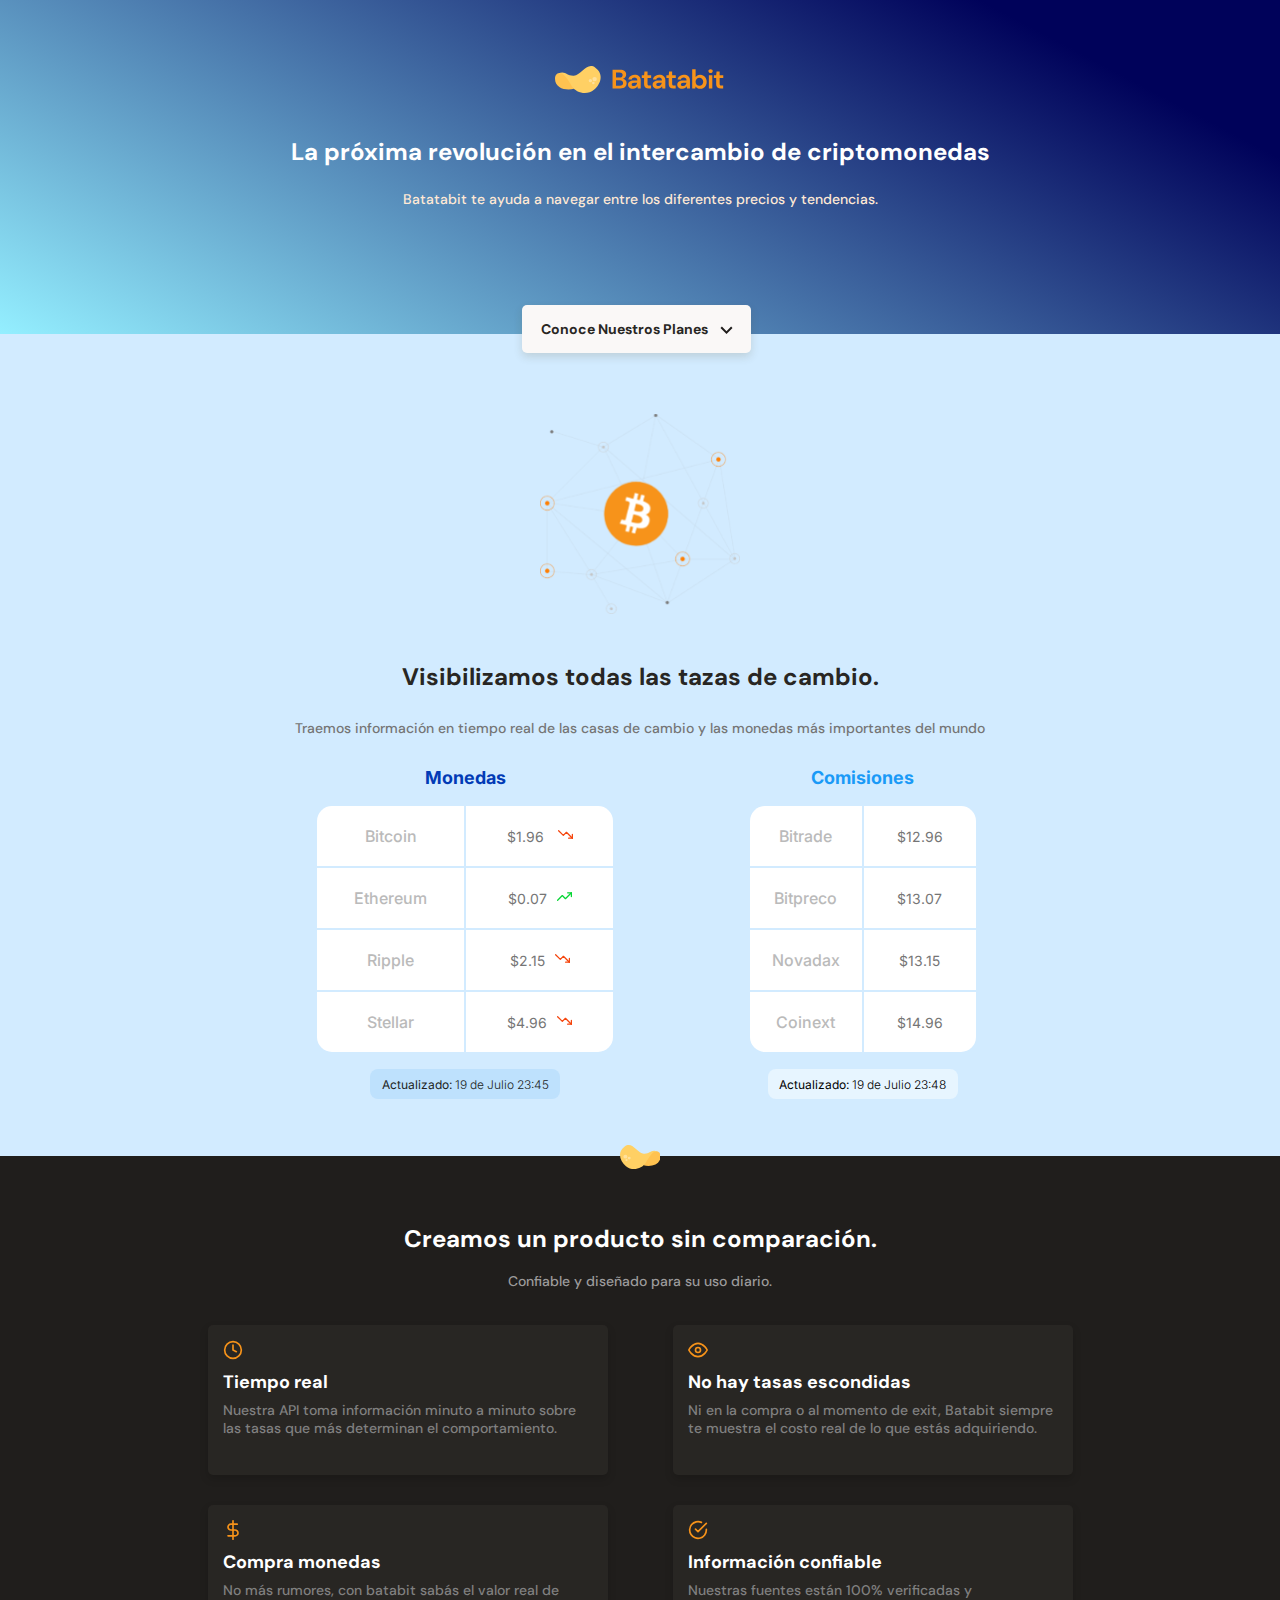
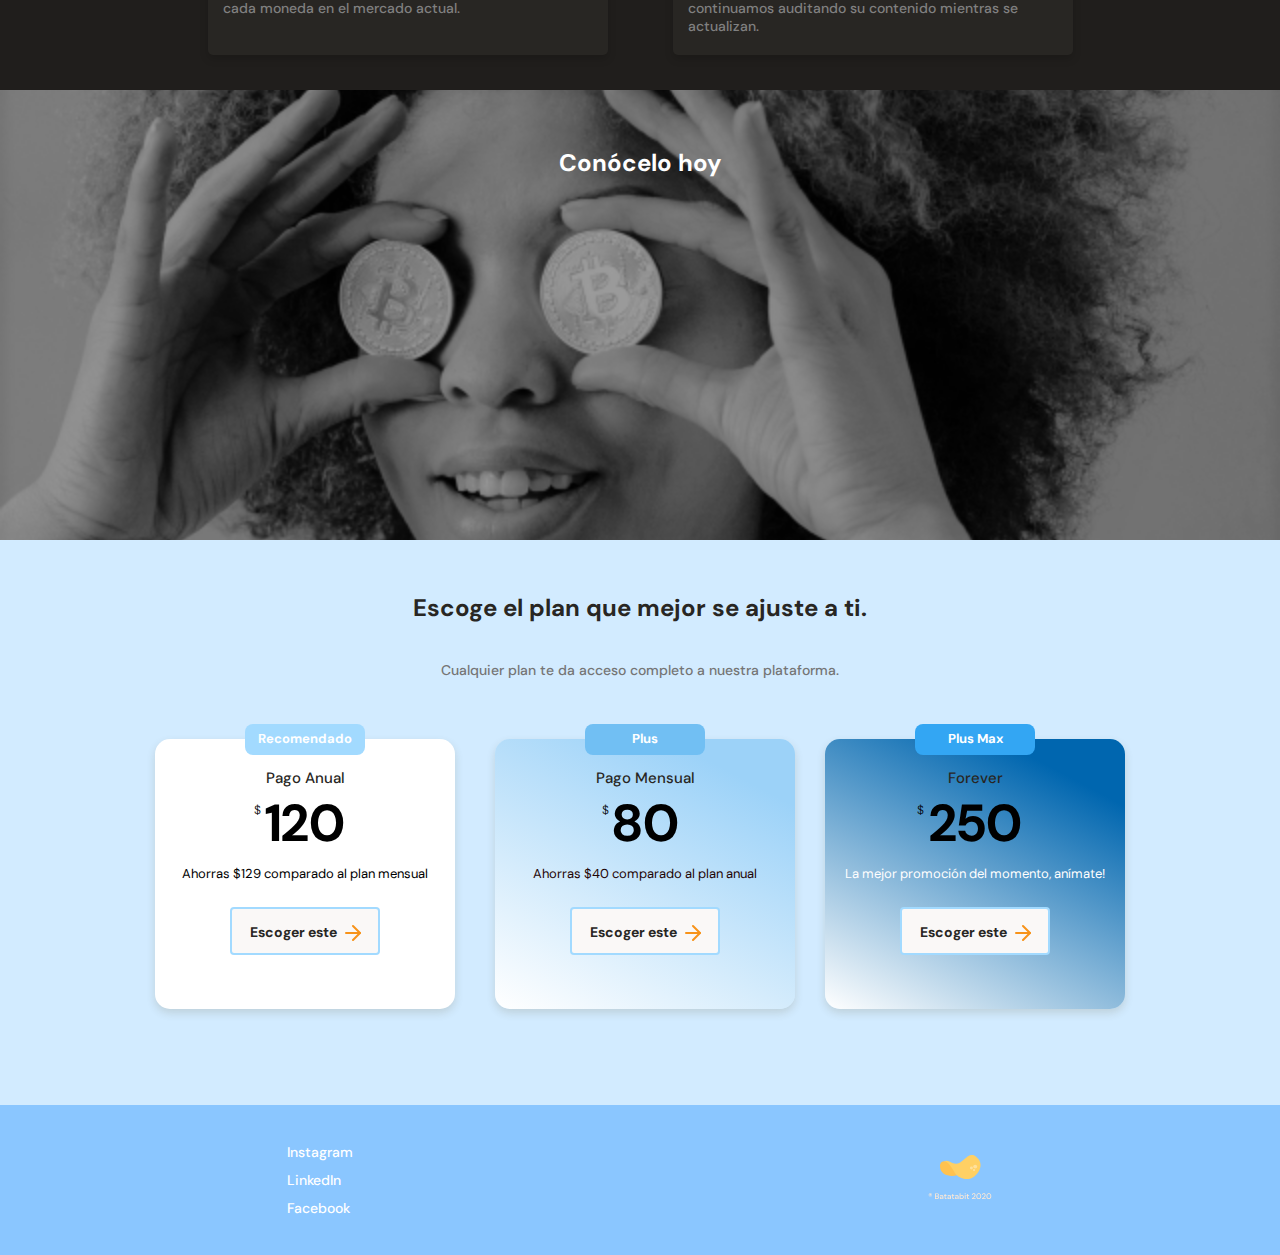
<file: Index.html>
<!DOCTYPE html>
<html lang="en">
<head>
    <meta charset="UTF-8">
    <meta http-equiv="X-UA-Compatible" content="IE=edge">
    <meta name="viewport" content="width=device-width, initial-scale=1.0">
    <title>Batatabit</title>
    <link href="https://fonts.googleapis.com/css2?family=DM+Sans:wght@400;500;700&family=Inter:wght@300;500&display=swap" rel="stylesheet">
    <link rel="stylesheet" href="./Styles/tablet.css" media="(min-width: 930px)">
    <link rel="stylesheet" href="Styles.css">
</head>
 <body>
  <header>
      <img src="./Assets/Imgs/logo.svg" alt="">
    <div class="header--title-container">
        <h1>La próxima revolución en el intercambio de criptomonedas</h1>
        <p>Batatabit te ayuda a navegar entre los diferentes precios y tendencias.</p>
        <a href="#plans" class="header--button">Conoce Nuestros Planes <span></span></a>
    </div>
  </header>
        <main>
            <section class="main-exchange-container">
                <div class="background-img"></div>
                <div class="main-exchange-container--title">
                 <h2>Visibilizamos todas las tazas de cambio.</h2>
                 <p>Traemos información en tiempo real de las casas de cambio y las monedas más importantes del mundo</p>
                </div>
             <section class="main-tables-container">
                 <div class="main-currency-table">
                     <p class="currency-table--title">Monedas</p>
                     <div class="currency-table--container">
                         <table>
                             <tr>
                                 <td class="table__top-left">Bitcoin</td>
                                 <td class="table__top-right table__right">$1.96 <span class="down"></span></td>
                             </tr>
                             <tr>
                                <td>Ethereum</td>
                                <td class="table__right">$0.07<span class="up"></span></td>
                            </tr>
                            <tr>
                                <td >Ripple</td>
                                <td class="table__right">$2.15<span class="down"></span></td>
                            </tr>
                            <tr>
                                <td class="table__bottom-left">Stellar</td>
                                <td class="table__right table__bottom-right">$4.96<span class="down"></span></td>
                            </tr>
                         </table>
                     </div>
                     <div class="currency-table--date">
                      <p><b>Actualizado:</b> 19 de Julio 23:45</p>
                     </div>
                 </div>
            <div>
                    <div class="main-comisiones-table">
                        <p class="comisiones-table--title">Comisiones</p>
                        <div class="comisiones-table--container">
                            <table>
                                <tr>
                                    <td class="table__top-left">Bitrade</td>
                                    <td class="table__top-right table__right">$12.96</td>
                                </tr>
                                <tr>
                                   <td>Bitpreco</td>
                                   <td class="table__right">$13.07</td>
                               </tr>
                               <tr>
                                   <td >Novadax</td>
                                   <td class="table__right">$13.15</td>
                               </tr>
                               <tr>
                                   <td class="table__bottom-left">Coinext</td>
                                   <td class="table__right table__bottom-right">$14.96</td>
                               </tr>
                            </table>
                        </div>
                        <div class="comisiones-table--date">
                         <p><b>Actualizado:</b> 19 de Julio 23:48</p>
                        </div>
                    </div>
                 </div>
             </section>
            </section>
            <section class="main-product-detail">
                <span class="product-detail-batatalogo"></span>
                <div class="product-detail--title">
                    <h2>Creamos un producto sin comparación.</h2>
                    <p>Confiable y diseñado para su uso diario.</p>
                </div>
                <section class="main__product--cards">
                    <article class="main__product--card">
                        <span class="Clock"></span>
                        <p class="product__card--title">Tiempo real</p>
                        <p class="product__card--description">Nuestra API toma información minuto a minuto sobre las tasas que más determinan el comportamiento.</p>
                    </article>

                    <article class="main__product--card">
                        <span class="eye"></span>
                        <p class="product__card--title">No hay tasas escondidas</p>
                        <p class="product__card--description">Ni en la compra o al momento de exit, Batabit siempre te muestra el costo real de lo que estás adquiriendo.</p>
                    </article>

                    <article class="main__product--card">
                        <span class="dollar"></span>
                        <p class="product__card--title">Compra monedas</p>
                        <p class="product__card--description">No más rumores, con batabit sabás el valor real de cada moneda en el mercado actual.</p>
                    </article>

                    <article class="main__product--card">
                        <span class="check-circle"></span>
                        <p class="product__card--title">Información confiable</p>
                        <p class="product__card--description">Nuestras fuentes están 100% verificadas y continuamos auditando su contenido mientras se actualizan.</p>
                    </article>
                </section>

            </section>
            <section class="bitcoin-img-container">
                <h2>Conócelo hoy</h2>
            </section>
            <section id="plans" class="main-plans-container">
             <div class="plans--title">
                 <h2>Escoge el plan que mejor se ajuste a ti.</h2>
                 <p>Cualquier plan te da acceso completo a nuestra plataforma.</p>
                </div>
            <section class="plans-container--slider">
                <article class="plans-container--card">
                    <p class="recomendado">Recomendado</p>
                    <div class="plan-info--container">
                        <h3 class="plan-card--title">Pago Anual</h3>
                        <p class="plan-card--price"><span>$</span>120</p>
                        <p class="plan-card--saving">Ahorras $129 comparado al plan mensual</p>
                        <button class="plan-card--call">Escoger este<span></span></button>
                    </div>
                </article>
                <article class="plans-container--card-1">
                    <p class="plus">Plus</p>
                    <div class="plan-info--container">
                        <h3 class="plan-card--title">Pago Mensual</h3>
                        <p class="plan-card--price-1"><span>$</span>80</p>
                        <p class="plan-card--saving-1">Ahorras $40 comparado al plan anual</p>
                        <button class="plan-card--call">Escoger este<span></span></button>
                    </div>
                </article>
                <article class="plans-container--card-2">
                    <p class="plus-max">Plus Max</p>
                    <div class="plan-info--container">
                        <h3 class="plan-card--title">Forever</h3>
                        <p class="plan-card--price-2"><span>$</span>250</p>
                        <p class="plan-card--saving-2">La mejor promoción del momento, anímate!</p>
                        <button class="plan-card--call">Escoger este<span></span></button>
                    </div>
                </article>
            </section>
        </section>
        </section>
        </main> 
    <footer class="footer">
        <section>
                <ul class="desordenada">
                    <li class="instagram"><a href="#"></a>Instagram</li>
                    <li class="Linked"><a href="#"></a>LinkedIn</li>
                    <li class="facebook"><a href="#"></a>Facebook</li>
                </ul>
        </section>
        <section class="right">
            <img src="./Assets/Imgs/logo-footer.svg" alt="Logo de Batatabit">
        </section>
    </footer>
 </body>
</html>
</file>
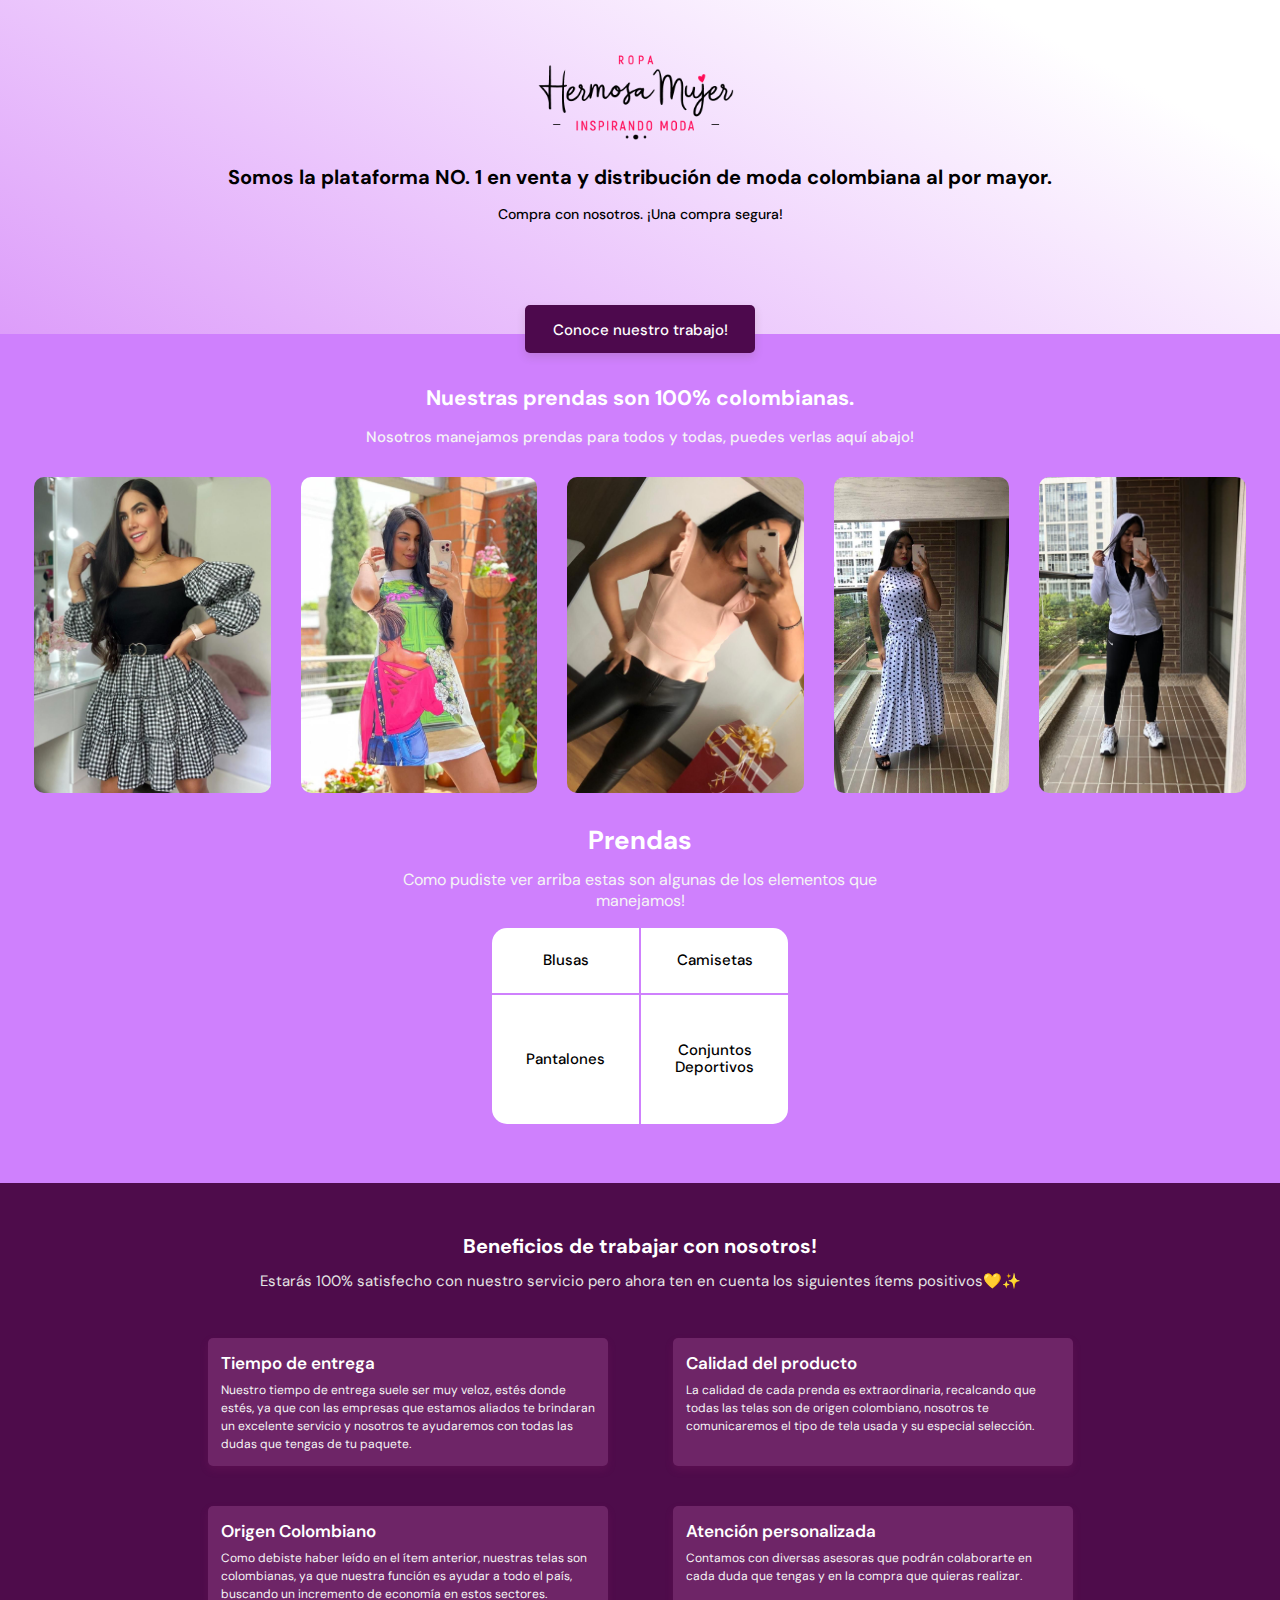
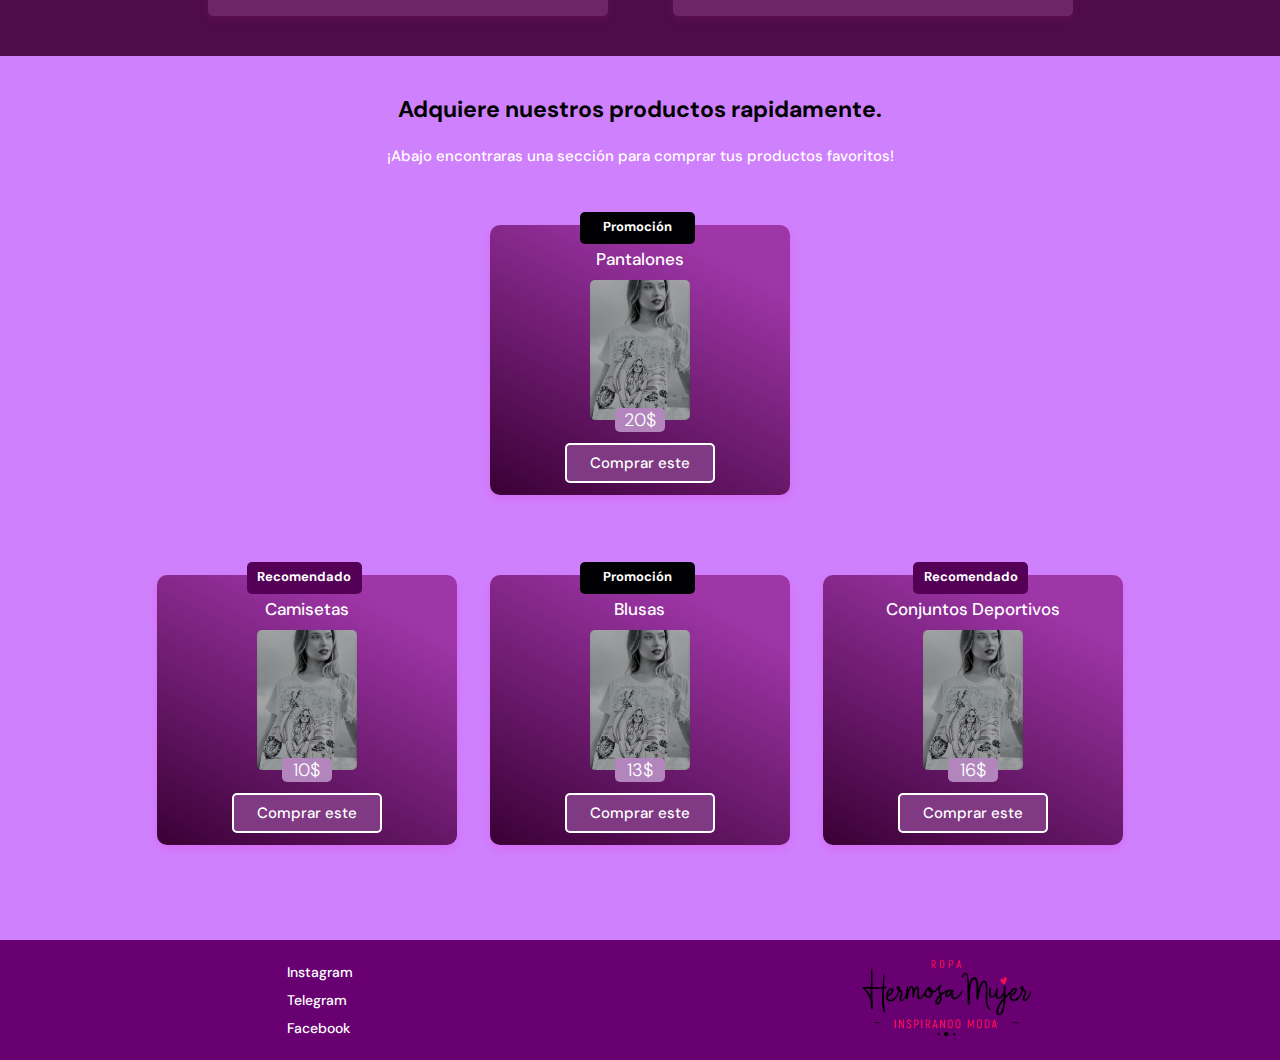
<file: Practica/Index.html>
<!DOCTYPE html>
<html lang="en">
<head>
    <meta charset="UTF-8">
    <meta http-equiv="X-UA-Compatible" content="IE=edge">
    <meta name="viewport" content="width=device-width, initial-scale=1.0">
    <title>Hermosa Mujer</title>
    <link rel="stylesheet" href="tablet.css" media="(min-width: 930px)">
    <link href="https://fonts.googleapis.com/css2?family=DM+Sans:wght@400;500;700&family=Inter:wght@300;500&display=swap" rel="stylesheet">
    <link rel="stylesheet" href="Styles.css">
</head>
<body>
    <header>
        <img src="./IMGS/logo-final-Hermosa-Mujer-01.png" alt="Logo hermosa mujer">
        <div class="header-div--title">
          <h1>Somos la plataforma NO. 1 en venta y distribución de moda colombiana al por mayor.</h1>
          <p>Compra con nosotros. ¡Una compra segura!</p>
          <a href="" class="button-header">Conoce nuestro trabajo!</a>
        </div>
    </header>
   <main>
       <section class="main-section">
           <div class="main-text">
            <h2>Nuestras prendas son 100% colombianas.</h2>
            <p>Nosotros manejamos prendas para todos y todas, puedes verlas aquí abajo!</p>
           </div>
       <div class="img-main-section">
           <img class="img-1" src="./IMGS/1.jpg" alt="">
           <img class="img-2" src="./IMGS/2.jpg" alt="">
           <img class="img-3" src="./IMGS/3.jpg" alt="">
           <img class="img-4" src="./IMGS/4.jpg" alt="">
           <img class="img-4" src="./IMGS/5.jpg" alt="">
       </div>
    <section>
        <div class="main-clothes-table">
            <h4 class="clothes-table--title">Prendas</h4>
            <p class="clothes-table--descrip">Como pudiste ver arriba estas son algunas de los elementos que manejamos!</p>
            <div class="clothes-table--container">
         <table>
        <tr>
            <td class="top-left">Blusas</td>
            <td class="top-right">Camisetas</td>
        </tr>
        <tr>
            <td class="bottom-left">Pantalones</td>
            <td class="bottom-right">Conjuntos Deportivos</td>
        </tr>
        </table>
      </div>
  </div>
</section>
</section>
    <section class="main-benefits--container">
        <div class="main-benefit--text">
            <h2>Beneficios de trabajar con nosotros!</h2>
            <p>Estarás 100% satisfecho con nuestro servicio pero ahora ten en cuenta los siguientes ítems positivos💛✨</p>
        </div>
    <section class="main-benefit--cards">
        <article class="main-benefit">
            <p class="main-benefit--title">Tiempo de entrega</p>
            <p class="main-benefit--descrip">Nuestro tiempo de entrega suele ser muy veloz, estés donde estés, ya que con las empresas que estamos aliados te brindaran un excelente servicio y nosotros te ayudaremos con todas las dudas que tengas de tu paquete.</p>
        </article>

        <article class="main-benefit">
            <p class="main-benefit--title">Calidad del producto</p>
            <p class="main-benefit--descrip">La calidad de cada prenda es extraordinaria, recalcando que todas las telas son de origen colombiano, nosotros te comunicaremos el tipo de tela usada y su especial selección.</p>
        </article>

        <article class="main-benefit">
            <p class="main-benefit--title">Origen Colombiano</p>
            <p class="main-benefit--descrip">Como debiste haber leído en el ítem anterior, nuestras telas son colombianas, ya que nuestra función es ayudar a todo el país, buscando un incremento de economía en estos sectores.</p>
        </article>

        <article class="main-benefit">
            <p class="main-benefit--title">Atención personalizada</p>
            <p class="main-benefit--descrip">Contamos con diversas asesoras que podrán colaborarte en cada duda que tengas y en la compra que quieras realizar.</p>
        </article>
    </section>
    </section>
     <section class="img-prenda"></section>
     <section class="products">
     <section class="product-clothes--slider">
         <div class="product-clothes--text">
             <h3>Adquiere nuestros productos rapidamente.</h3>
             <p>¡Abajo encontraras una sección para comprar tus productos favoritos!</p>
         </div>
        <section class="product-clothes">
         <article class="product-clothes--camisetas">
             <p class="recomendado">Recomendado</p>
             <div class="product-info--container">
                <h3>Camisetas</h3>
                <span class="img-camiseta"></span>
                <p>10$</p>
                 <button>Comprar este</button>
             </div>
         </article>

         <article class="product-clothes--camisetas">
            <p class="promo">Promoción</p>
            <div class="product-info--container">
               <h3>Blusas</h3>
               <span class="img-camiseta"></span>
               <p>13$</p>
               <button>Comprar este</button>
            </div>
        </article>

        <article class="product-clothes--camisetas">
            <p class="recomendado">Recomendado</p>
            <div class="product-info--container">
               <h3>Conjuntos Deportivos</h3>
               <span class="img-camiseta"></span>
               <p>16$</p>
               <button>Comprar este</button>
            </div>
        </article>

        <article class="product-clothes--camisetas">
            <p class="promo">Promoción</p>
            <div class="product-info--container">
               <h3>Pantalones</h3>
               <span class="img-camiseta"></span>
               <p>20$</p>
               <button>Comprar este</button>
            </div>
        </article>
    </section>
     </section>
     </section>
   </main>
   <footer>
    <section>
       <ul class="desordenada">
           <li class="redes"><a href="https://www.instagram.com/ropahermosamujer/?hl=es-la">Instagram</a></li>
           <li class="redes"><a href="https://t.me/Ropahermosamujer">Telegram</a></li>
           <li class="redes"><a href="https://www.facebook.com/ROPAHERMOSAMUJER">Facebook</a></li>
       </ul>
    </section>
    <section class="logo">
        <img src="./IMGS/logo-final-Hermosa-Mujer-01.png" alt="">
    </section>
   </footer>
</body>
</html>
</file>
<file: Styles/tablet.css>
.main__product--cards{
    display: flex;
    flex-wrap: wrap;
    width: 930px;
    margin: 0 auto;
}
.plans-container--slider{
    justify-content: center;
}
.plans-container--slider::-webkit-scrollbar {
    display: none;
}
.main-tables-container{
   display: flex;
   width: 930px; 
   margin: 0 auto;
}
.main-tables-container::-webkit-scrollbar {
    display: none;
}
</file>
<file: Styles.css>
/*
1. Posicionamiento
2. Modelo de caja
3. Tipografia
4. Visuales
5. Otros
*/  
:root{
    /* Colores */
    --bitcoin-orange: #F7931A;
    --soft-orange: #FFE9D5;
    --secondary-blue: #1A9AF7;
    --soft-blue:  #E7F5FF;
    --warm-black: #201E1C;
    --black: #282623;
    --grey: #BABABA;  
    --off-white: #FAF8F7;
    --just-white: #FFFFFF;
}
*{
    box-sizing: border-box;
    margin: 0;
    padding: 0;
}
html{
    font-size: 62.5%;
    font-family: 'DM Sans', sans-serif; 
}
header{
    position: relative;
    display: flex;
    flex-direction: column;
    justify-content: center;
    width: 100%;
    min-width: 320px;
    height: 334px;
    text-align: center;
    background: linear-gradient(207.8deg, #00025a 15.69%, #94efff 100%);
}
header img{
    width: 170px;
    height: 44px;
    margin-top: 60px;
    align-self: center;
}
.header--title-container{
    width: 90%;
    min-width: 288px;
    max-width: 900px;
    height: 218px;
    margin-top: 40px;
    text-align: center;
    align-self: center;
}
.header--title-container h1{
    font-size: 2.4rem;
    font-weight: bold;
    line-height: 2.6rem;
    color: var(--just-white);
}
.header--title-container p{
   margin-top: 25px;
   font-size: 1.4rem;
   font-weight: 500;
   line-height: 1.8rem;
   color: var(--soft-orange);
}
.header--title-container .header--button{
    position: absolute;
    left: calc(50% - 118px);
    top: 270px;
    display: block;
    margin-top: 35px;
    padding: 15px;
    width: 229px;
    height: 48px;
    background-color: var(--off-white);
    /*Sombra*/
    box-shadow: 0px 4px 8px rgba(89, 73, 30, 0.16);
    border: none;
    border-radius: 5px;
    font-size: 1.4rem;
    font-weight: bold;
    text-decoration: none;
    color: var(--black);
}
.header--button span{
    display: inline-block;
    width: 13px;
    height: 8px;
    margin-left: 9px;
    background-image: url('./Assets/Icons/down-arrow.svg');
}
main{
    width: 100%;
    height: auto;
    background-color: rgb(210, 235, 255);
}
.main-exchange-container{
   width: 100%;
   height: auto;
   padding-top: 80px;
   padding-bottom: 30px;
   text-align: center;
}
.main-exchange-container--title{
    width: 90%;
    min-width: 288px;
    max-width: 900px;
    margin: 0 auto;
}
.main-exchange-container .background-img{
    width: 200px;
    height: 200px;
    margin: 0 auto;
    margin-bottom: 50px;
    background-image: url(./Assets/Imgs/bitcoin.svg);
    background-size: cover;
    background-position: center;
    background-repeat: no-repeat;
}
.main-exchange-container h2{
    margin-bottom: 30px;
    font-size: 2.4rem;
    font-weight: bold;
    line-height: 2.6rem;
    color: var(--black);
}
.main-exchange-container p{
    margin-bottom: 30px;
    font-size: 1.4rem;
    font-weight: 500;
    line-height: 1.6rem;
    color: #757575;
}
.main-currency-table{
    width: 70%;
    min-width: 235px;
    max-width: 500px;
    height: 360px;
    margin: 0px 0px 0px 40px;
    font-family: "Inter", sans-serif;
}
.main-currency-table .currency-table--title{
   margin-bottom: 15px;
   font-size: 1.8rem;
   font-weight: bold;
   line-height: 2.3rem;
   color: rgb(2, 59, 182);
}
.currency-table--container{
    width: 90%;
    min-width: 230px;
    max-width: 300px;
    height: 250px;
    margin: 0 auto;
}
.currency-table--container table{
    width: 100%;
    height: 100%;
}
.currency-table--container td{
    width: 50%;
    font-size: 1.6rem;
    font-weight: 500;
    line-height: 1.9rem;
    color: var(--grey);
    background-color: var(--just-white);
}
.currency-table--container .table__top-left{
    border-radius: 15px 0 0 0;
}
.currency-table--container .table__top-right{
    border-radius: 0 15px 0  0;
}
.currency-table--container .table__bottom-left{
    border-radius: 0  0 0 15px;
}
.currency-table--container .table__bottom-right{
    border-radius: 0  0 15px 0;
}
.currency-table--container .table__right{
    font-size: 1.4rem;
    font-weight: normal;
    line-height: 1.7rem;
    color: #757575;
}
.currency-table--container .down{
    display: inline-block;
    width: 15px;
    height: 15px;
    margin-left: 10px;
    background-image: url('./Assets/Icons/trending-down.svg');
    background-size: cover;
    background-position: center;
    background-repeat: no-repeat;
}
.currency-table--container .up{
    display: inline-block;
    width: 15px;
    height: 15px;
    margin-left: 10px;
    background-image: url('./Assets/Icons/trending-up.svg');
    background-size: cover;
    background-position: center;
    background-repeat: no-repeat;
}
.currency-table--date{
    width: 190px;
    height: 30px;
    margin: 0 auto;
    margin-top: 15px;
    padding: 8px;
    background-color: rgb(190, 225, 253);
    border-radius: 8px;
}
.currency-table--date p{
    font-size: 1.2rem;
    font-weight: 300;
    line-height: 1.5rem;
    color: var(--warm-black);
}
.comisiones-table--title p{
   margin-bottom: 15px;
   font-size: 1.8rem;
   font-weight: bold;
   line-height: 2.3rem;
   color: var(--secondary-blue);
}
.main-comisiones-table{
    width: 70%;
    min-width: 235px;
    max-width: 500px;
    height: 360px;
    margin: 0px 50px 0px 30px;
    font-family: "Inter", sans-serif;
}
.main-comisiones-table .comisiones-table--title{
    margin-bottom: 15px;
    font-size: 1.8rem;
    font-weight: bold;
    line-height: 2.3rem;
    color: var(--secondary-blue);
 }
 .comisiones-table--container{
    width: 90%;
    min-width: 230px;
    max-width: 300px;
    height: 250px;
    margin: 0 auto;
}
.comisiones-table--container table{
    width: 100%;
    height: 100%;
}
.comisiones-table--container td{
    width: 50%;
    font-size: 1.6rem;
    font-weight: 500;
    line-height: 1.9rem;
    color: var(--grey);
    background-color: var(--just-white);
}
.comisiones-table--container .table__top-left{
    border-radius: 15px 0 0 0;
}
.comisiones-table--container .table__top-right{
    border-radius: 0 15px 0  0;
}
.comisiones-table--container .table__bottom-left{
    border-radius: 0  0 0 15px;
}
.comisiones-table--container .table__bottom-right{
    border-radius: 0  0 15px 0;
}
.comisiones-table--container .table__right{
    font-size: 1.4rem;
    font-weight: normal;
    line-height: 1.7rem;
    color: #757575;
}
.comisiones-table--container .down{
    display: inline-block;
    width: 15px;
    height: 15px;
    margin-left: 10px;
    background-image: url('./Assets/Icons/trending-down.svg');
    background-size: cover;
    background-position: center;
    background-repeat: no-repeat;
}
.comisiones-table--container .up{
    display: inline-block;
    width: 15px;
    height: 15px;
    margin-left: 10px;
    background-image: url('./Assets/Icons/trending-up.svg');
    background-size: cover;
    background-position: center;
    background-repeat: no-repeat;
}
.comisiones-table--date{
    width: 190px;
    height: 30px;
    margin: 0 auto;
    margin-top: 15px;
    padding: 8px;
    background-color: var(--soft-blue);
    border-radius: 8px;
}
.comisiones-table--date p{
    font-size: 1.2rem;
    font-weight: 300;
    line-height: 1.5rem;
    color: var(--warmblack);
}
.main-tables-container{
    display: flex;
    align-content: center;
    overflow-x: scroll;
    overscroll-behavior-x: contain;
    scroll-snap-type: x proximity;
}
.main-product-detail{
    position: relative;
    width: 100%;
    min-width: 320px;
    height: auto;
    padding: 20px 10px;
    background-color: var(--warm-black);
}
.product-detail-batatalogo{
    position: absolute;
    width: 40px;
    height: 25px;
    top: -11px;
    left: calc(50% - 20px);
    background-image: url(./Assets/Icons/batata.svg);
}
.product-detail--title{
    width: 90%;
    min-width: 288px;
    height: auto;
    margin: 0 auto;
    margin-top: 50px;
    text-align: center;
}
.product-detail--title h2{
    margin: 20px;
    font-size: 2.4rem;
    font-weight: bold;
    line-height: 2.6rem;
    color: var(--just-white);
}
.product-detail--title p{
    margin-bottom: 20px;
    font-size: 1.4rem;
    font-weight: 500;
    line-height: 1.8rem;
    color: #9c9b9b;
}
.main__product--card{
    width: 90%;
    min-width: 288px;
    max-width: 400px;
    height: 150px;
    margin: 15px auto;
    padding: 15px;
    background-color: var(--black);
    border-radius: 5px;
    box-shadow: 0 4px 8px rgba(0, 0, 0, 0.16);
}
.main__product--card .Clock{
    display: inline-block;
    width: 20px;
    height: 20px;
    margin-bottom: 10px;
    background-image: url(./Assets/Icons/clock.svg);
    background-size: cover;
    background-position: center;
    background-repeat: no-repeat;
}
.product__card--title{
    margin-bottom: 10px;
    font-size: 1.8rem;
    font-weight: bold;
    line-height: 1.8rem;
    color: var(--just-white);
}
.product__card--description{
    font-size: 1.4rem;
    font-weight: 500;
    line-height: 1.8rem;
    color: #808080;
}
.main__product--card .eye{
    display: inline-block;
    width: 20px;
    height: 20px;
    margin-bottom: 10px;
    background-image: url(./Assets/Icons/eye.svg);
    background-size: cover;
    background-position: center;
    background-repeat: no-repeat;
}
.main__product--card .dollar{
    display: inline-block;
    width: 20px;
    height: 20px;
    margin-bottom: 10px;
    background-image: url(./Assets/Icons/dollar-sign.svg);
    background-size: cover;
    background-position: center;
    background-repeat: no-repeat;
}
.main__product--card .check-circle{
    display: inline-block;
    width: 20px;
    height: 20px;
    margin-bottom: 10px;
    background-image: url(./Assets/Icons/check-circle.svg);
    background-size: cover;
    background-position: center;
    background-repeat: no-repeat;
}
.bitcoin-img-container{
    width: 100%;
    min-width: 320px;
    height: 50vh;
    background-image: url("./Assets/Imgs/bitcoinbaby2x-1.png");
    background-position: center;
    background-size: cover;
    background-repeat: no-repeat;
    text-align: center;
}
.bitcoin-img-container h2{
    padding-top: 60px;
    font-size: 2.4rem;
    font-weight: bold;
    line-height: 2.6rem;
    color: var(--just-white);
}
.main-plans-container{
    width: 100%;
    min-width: 320px;
    text-align: center;
    padding-bottom: 70px;
}
.main-plans-container .plans--title{
    width: 90%;
    min-width: 288px;
    height: auto;
    margin: 0 auto;
    margin-bottom: 40px;
}
.plans--title h2{
    padding-top: 50px;
    margin: 5px;
    font-size: 2.4rem;
    font-weight: bold;
    line-height: 2.6rem;
    color: var(--black);
}
.plans--title p{
    margin: 10px;
    padding-top: 30px;
    font-size: 1.4rem;
    font-weight: 500;
    line-height: 1.8rem;
    color: #757575;
}
.plans-container--card{
    position: relative;
    scroll-snap-align: center;
    width: 70%;
    min-width: 190px;
    max-width: 300px;
    height: 270px;
    margin: 20px 10px 0 50px;
    padding: 0 15px;   
    background-color: var(--just-white);
    border-radius: 15px;
    box-shadow: 0 4px 8px rgba(89, 73, 30, 0.16);
}
.plans-container--card-1{
    position: relative;
    scroll-snap-align: center;
    width: 70%;
    min-width: 190px;
    max-width: 300px;
    height: 270px;
    margin: 20px 30px 0;
    padding: 0 15px;   
    background: linear-gradient(207.8deg, #9cd2f8 15.69%, #ffffff 100%);
    border-radius: 15px;
    box-shadow: 0 4px 8px rgba(89, 73, 30, 0.16);
}
.plans-container--card-2{
    position: relative;
    scroll-snap-align: center;
    width: 70%;
    min-width: 190px;
    max-width: 300px;
    height: 270px;
    margin: 20px 50px 0 0;
    padding: 0 15px;   
    background: linear-gradient(207.8deg, #0066af 15.69%, #ffffff 100%);
    border-radius: 15px;
    box-shadow: 0 4px 8px rgba(89, 73, 30, 0.16);
}
.recomendado{
    position: absolute;
    width: 120px;
    height: 31px;
    padding: 6px;
    left: calc(50% - 60px);
    top: -15px;
    font-size: 1.3rem;
    font-weight: 700;
    background-color: rgb(162, 218, 255);
    color: var(--just-white);
    border-radius: 8px;
}
.plus{
    position: absolute;
    width: 120px;
    height: 31px;
    padding: 6px;
    left: calc(50% - 60px);
    top: -15px;
    font-size: 1.3rem;
    font-weight: 700;
    background-color: rgb(113, 191, 243);
    color: var(--just-white);
    border-radius: 8px;
}
.plus-max{
    position: absolute;
    width: 120px;
    height: 31px;
    padding: 6px;
    left: calc(50% - 60px);
    top: -15px;
    font-size: 1.3rem;
    font-weight: 700;
    background-color: rgb(51, 166, 243);
    color: var(--just-white);
    border-radius: 8px;
}
.plan-card--title{
    padding-top: 30px;
    font-size: 1.5rem;
    font-weight: 500;
    line-height: 1.8rem;
    color: var(--black);
}

.plan-card--price, .plan-card--price-1, .plan-card--price-2{
    padding: 5px 0;
    margin-bottom: 5px;
    font-size: 5.2rem;
    font-weight: bold;
    line-height: 6.3rem;
}
.plan-card--price span{
    position: absolute;
    top: 40px;
    right: 95px;
    left: 0;
    font-size: 1.2rem;
    font-weight: 300;
}
.plan-card--price-1 span{
    position: absolute;
    top: 40px;
    right: 79px;
    left: 0;
    font-size: 1.2rem;
    font-weight: 300;
}
.plan-card--price-2 span{
    position: absolute;
    top: 40px;
    right: 110px;
    left: 0;
    font-size: 1.2rem;
    font-weight: 300;
}
.plan-card--saving{
    font-size: 1.3rem;
    color: #000000;
}
.plan-card--saving-1{
    font-size: 1.3rem;
    color: #1f0404;
}
.plan-card--saving-2{
    font-size: 1.3rem;
    color: #fffefe;
}
.plan-card--call{
    width: 150px;
    height: 48px;
    margin-top: 25px;
    background-color: #faf8f7;
    border: 2px solid rgb(162, 218, 255);
    border-radius: 4px;
    font-size: 1.4rem;
    font-weight: bold;
    line-height: 1.8rem;
    color: var(--black);
    font-family: 'DM Sans', sans-serif;
}
.plan-card--call span{
    display: inline-block;
    margin-left: 4px;
    width: 20px;
    height: 20px;
    background-image: url(./Assets/Icons/orange-right-arrow.svg);
    vertical-align: text-bottom;
}
.plans-container--slider{
    display: flex;
    height: 316px;
    overflow-x: scroll;
    overscroll-behavior-x: contain;
    scroll-snap-type: x proximity;
}
footer{
    display: flex;
    width: 100%;
    height: 150px;
    background-color: rgb(138, 198, 255);
}
.footer section{
    display: flex;
    width: 50%;
    justify-content: center;
    align-items: center;
}
.desordenada{
    font-size: 1.4rem;
    font-weight: 500;
    line-height: 1.8rem;
    list-style: none;
}
.desordenada li{
    margin: 10px 0;
    text-decoration: none;
    color: var(--just-white);
}
</file>
<file: Practica/tablet.css>
.img-main-section{
    justify-content: center;
}
.img-main-section::-webkit-scrollbar {
    display: none;
}
.main-benefit--cards{
    display: flex;
    flex-wrap: wrap;
    width: 930px;
    margin: 0 auto;
}
.product-clothes {
    display: flex;
    flex-wrap: wrap-reverse;
    width: 1000px;
    justify-content: center;
    margin: 0 auto;
}
</file>
<file: Practica/Styles.css>
*{
    box-sizing: border-box;
    margin: 0;
    padding: 0;
}
html{
    font-size: 62.5%;
    font-family: 'DM Sans', sans-serif;
}
header{
    position: relative;
    display: flex;
    flex-direction: column;
    justify-content: center;
    width: 100%;
    min-width: 320px;
    height: 334px;
    text-align: center;
    background: linear-gradient(207.8deg, #ffffff 15.69%, #dd9dfa 100%);
}
header img{
    width: 230px;
    height: 110px;
    margin-top: 50px;
    align-self: center;
}
.header-div--title{
    width: 90%;
    min-width: 288px;
    max-width: 900px;
    height: 218px;
    margin-top: 15px;
    align-self: center;
}
.header-div--title h1{
   font-size: 2rem;
   font-weight: bold;
   line-height: 2.6rem;
   color: rgb(0, 0, 0);
}
.header-div--title p{
    margin-top: 15px;
    font-size: 1.4rem;
    font-weight: 500;
    line-height: 1.8rem;
    color: black;
}
.button-header{
    position: absolute;
    left: calc(50% - 115px);
    top: 280px;
    display: block;
    margin-top: 25px;
    padding: 15px;
    width: 230px;
    height: 48px;
    background-color: rgb(77, 9, 77);
    box-shadow: 0px 4px 8px rgba(89, 73, 30, 0.16);
    border-radius: 5px;
    font-size: 1.5rem;
    font-weight: 500;
    text-decoration: none;
    color: white;
}
main{
    width: 100%;
    height: auto;
    background-color: rgb(207, 128, 253);
}
.main-section{
    width: 100%;
    height: auto;
    padding-top: 50px;
    padding-bottom: 30px;
    text-align: center;
}
.main-text{
    width: 90%;
    min-width: 288px;
    max-width: 900px;
    height: auto;
    margin: 0 auto;
}
.main-text h2{
    margin-bottom: 15px;
    font-size: 2.1rem;
    color: white;
}
.main-text p{
    margin-bottom: 30px;
    font-size: 1.5rem;
    font-weight: 500;
    color: whitesmoke;
}
.img-main-section{
    display: flex;
    height: 316px;
    margin-bottom: 30px;
    overflow-x: scroll;
    overscroll-behavior-x: contain;
    scroll-snap-type: x proximity;
    background-size: cover;
    background-position: center;
    background-repeat: no-repeat;
    border-radius: 5px;
}
.img-main-section .img-1, .img-2, .img-3, .img-4, .img-5{
    margin-right: 30px;
    border-radius: 10px;
}
.img-main-section .img-1{
    margin-left: 30px;
}
.main-clothes-table{
    width: 70%;
    min-width: 235px;
    max-width: 500px;
    height: 300px;
    margin: 0 auto;
    margin-bottom: 30px;
}
.clothes-table--title{
    margin-bottom: 12px;
    font-size: 2.6em;
    color: white;
    text-align: center;
}
.clothes-table--descrip{
    margin-bottom: 15px;
    font-size: 1.6em;
    color: whitesmoke;
    text-align: center;
}
.clothes-table--container{
    width: 90%;
    min-width: 230px;
    max-width: 300px;
    height: 200px;
    margin: 0 auto;
}
.clothes-table--container table{
    width: 100%;
    height: 100%;
}
.clothes-table--container td{
    width: 50%;
    font-size: 1.5rem;
    font-weight: 500;
    line-height: 1.7rem;
    color: black;
    background-color: white;
    text-align: center;
}
.top-left{
    border-radius: 15px 0 0 0;
}
.top-right{
    border-radius: 0 15px 0 0;
}
.bottom-right{
    border-radius: 0 0 15px 0;
}
.bottom-left{
    border-radius: 0 0 0 15px;
}
.main-benefits--container{
    position: relative;
    width: 100%;
    min-width: 320px;
    height: auto;
    padding: 20px 10px;
    background-color: rgb(78, 12, 75);
}
.main-benefit--text{
    width: 90%;
    min-width: 288px;
    height: auto;
    margin: 0 auto;
    margin-top: 30px;
    text-align: center;
}
.main-benefit--text h2{
    margin: 15px;
    font-size: 2rem;
    font-weight: bold;
    line-height: 2.6rem;
    color: white;
}
.main-benefit--text p{
    margin-bottom: 30px;
    font-size: 1.5rem;
    line-height: 1.4rem;
    color: rgb(228, 228, 228);
}
.main-benefit{
    width: 90%;
    min-width: 288px;
    max-width: 400px;
    height: auto;
    margin: 20px auto;
    padding: 13px;
    background-color: rgb(110, 37, 103);
    border-radius: 5px;
    box-shadow: 0 4px 8px rgba(163, 31, 112, 0.16);
}
.main-benefit--title{
    margin-top: 5px;
    margin-bottom: 10px;
    font-size: 1.7rem;
    font-weight: 600;
    line-height: 1.5rem;
    color: white;
}
.main-benefit--descrip{
    font-size: 1.2rem;
    line-height: 1.8rem;
    color: whitesmoke;
}
/* .product-clothes {
    margin-left: 20%;
}
 */
.product-clothes--slider{
    width: 100%;
    height: auto;
    min-width: 320;
    padding-bottom: 45px;
    text-align: center;
}
.product-clothes--text{
    width: 90%;
    min-width: 288;
    height: auto;
    margin: 0 auto;
    margin-bottom: 30px;
}
.product-clothes--text h3{
    padding-top: 30px;
    margin: 10px;
    margin-bottom: 15px;
    font-size: 2.3rem;
    font-weight: bold;
    line-height: 2.6rem;
    color: rgb(0, 0, 0);
}
.product-clothes--text p{
    padding-top: 10px;
    margin: 10px;
    font-size: 1.5rem;
    font-weight: 500;
    line-height: 1.8rem;
    color: rgb(255, 255, 255);
}
.product-clothes--camisetas{
    position: relative;
    width: 55%;
    min-width: 190px;
    max-width: 300px;
    height: 270px;
    margin: 30px auto;
    margin-bottom: 50px;
    background: linear-gradient(207.8deg, #9f36a8 15.69%, #3a0035 100%);
    border-radius: 10px;
    box-shadow: 0 4px 8px rgba(255, 0, 200, 0.16);
}
.recomendado{
    position: absolute;
    width: 115px;
    height: 32px;
    padding: 6px;
    left: calc(50% - 60px);
    top: -13px;
    font-size: 1.3rem;
    font-weight: bold;
    border-radius: 5px;
    color: white;
    background-color: rgb(84, 0, 87);
}
.promo{
    position: absolute;
    width: 115px;
    height: 32px;
    padding: 6px;
    left: calc(50% - 60px);
    top: -13px;
    font-size: 1.3rem;
    font-weight: bold;
    border-radius: 5px;
    color: white;
    background-color: rgb(1, 0, 2);
}
.product-info--container h3{
    padding-top: 25px;
    font-size: 1.7rem;
    font-weight: 500;
    line-height: 1.8rem;
    color: white;
}
.product-info--container p{
    width: 50px;
    position: absolute;
    margin-top: 140px;
    left: calc(50% - 25px);
    font-size: 1.8rem;
    font-weight: 300;
    color: white;
    border-radius: 5px;
    background-color: rgb(179, 133, 189);
}
.product-info--container p span{
    justify-content: center;
    margin-top: 18px;
    font-size: 1rem;
    font-weight: bold;
}
.product-info--container button{
    position: relative;
    top: 175px;
    width: 150px;
    height: 40px;
    font-size: 1.5rem;
    font-weight: 500;
    font-family: 'DM Sans', sans-serif;
    border-radius: 5px;
    border: 2px solid white;
    color: white;
    background-color: rgb(128, 57, 131);
}
.img-camiseta{
    display: flex;
    position: absolute;
    top: 55px;
    left: calc(50% - 50px);
    width: 100px;
    height: 140px;
    text-align: center;
    border-radius: 5px;
    background-position: center;
    background-repeat: no-repeat;
    background-size: cover;
    background-image: url('./IMGS/6.jpg');
}
footer{
    display: flex;
    width: 100%;
    height: 120px;
    background-color: rgb(104, 0, 114);
}
footer section{
    display: flex;
    width: 50%;
    justify-content: center;
    align-items: center;
}
.logo img{
    width: 200px;
    height: 90px;
    margin-right: 20px;
}
.desordenada{
    font-size: 1.4rem;
    font-weight: 500;
    line-height: 1.8rem;
    list-style: none;
    text-decoration: none;
}
.desordenada li{
    margin: 10px 0;
    text-decoration: none;
    color: white;
    list-style: none;
}
.desordenada li a{
    margin: 10px 0;
    text-decoration: none;
    color: rgb(255, 255, 255);
    list-style: none;
}
.redes{
    text-decoration: none;
}
</file>
